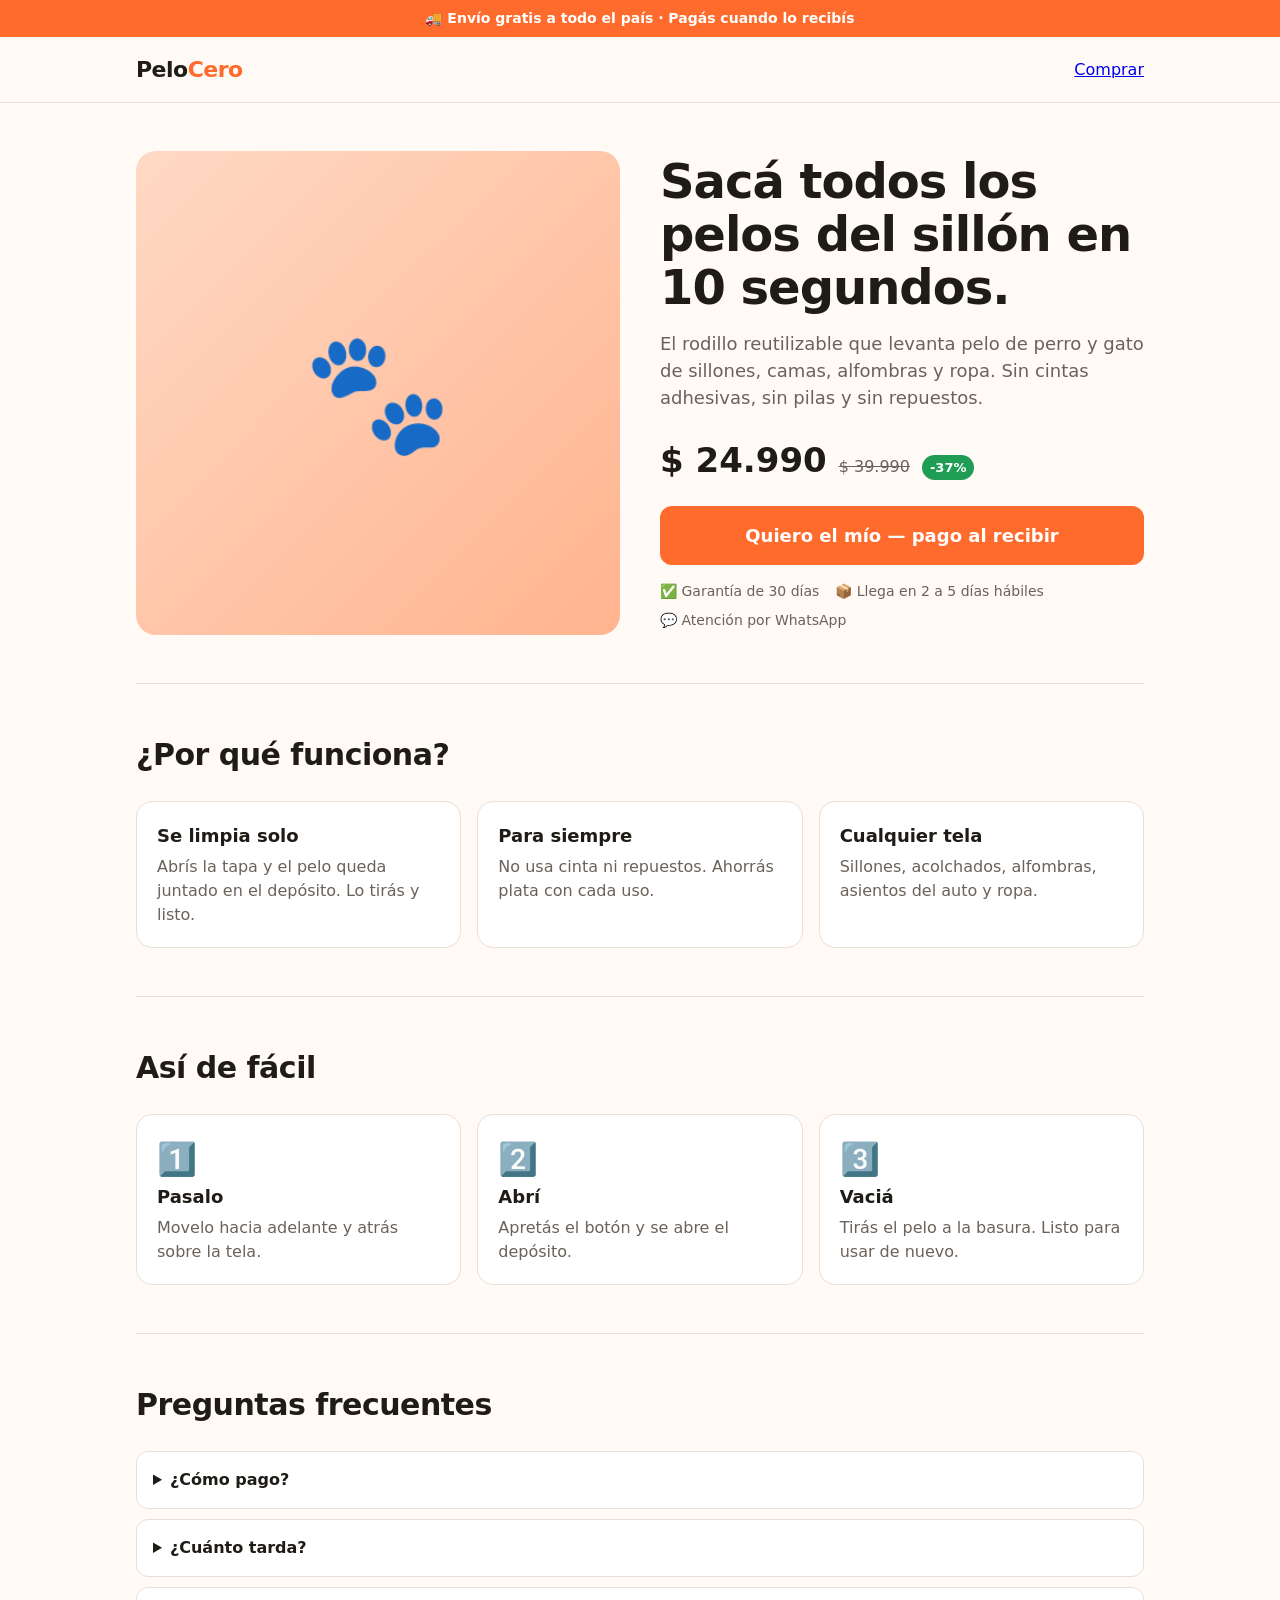
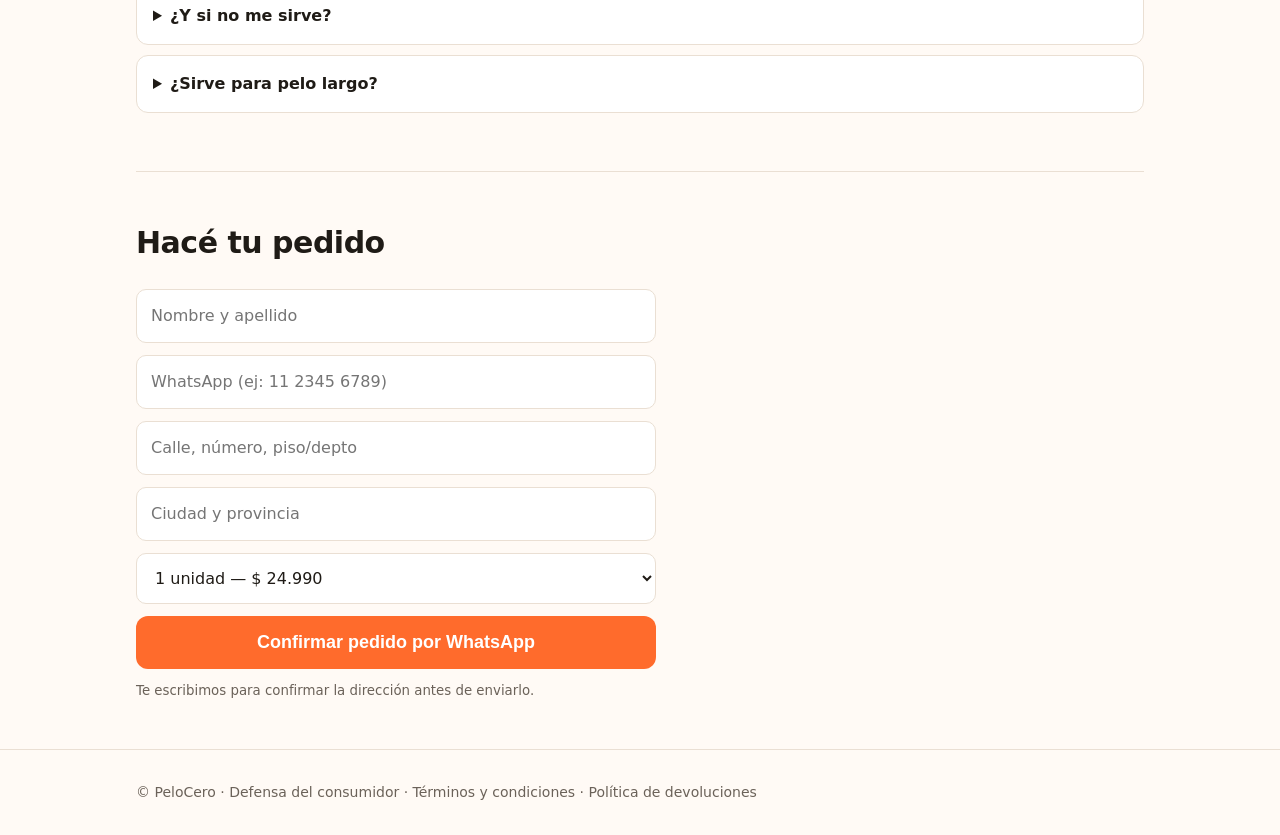
<file: index.html>
<!doctype html>
<html lang="es">
<head>
<meta charset="utf-8">
<meta name="viewport" content="width=device-width, initial-scale=1">
<title>PeloCero — Adiós a los pelos de mascota</title>
<meta name="description" content="Rodillo reutilizable que quita pelos de perro y gato de sillones, camas y ropa. Sin repuestos, sin pilas. Pagás al recibir.">
<style>
  :root{
    --bg:#fffaf5; --fg:#1f1b16; --muted:#6b6259; --card:#ffffff;
    --accent:#ff6b2c; --accent-fg:#ffffff; --line:#eadfd3; --ok:#1f9d55;
  }
  @media (prefers-color-scheme: dark){
    :root{ --bg:#16130f; --fg:#f5efe8; --muted:#b3a89c; --card:#211c17; --line:#3a322a; }
  }
  *{box-sizing:border-box}
  body{margin:0;font-family:system-ui,-apple-system,"Segoe UI",Roboto,sans-serif;background:var(--bg);color:var(--fg);line-height:1.5}
  .wrap{max-width:1040px;margin:0 auto;padding:0 16px}
  .bar{background:var(--accent);color:var(--accent-fg);text-align:center;font-size:14px;padding:8px 16px;font-weight:600}
  header{padding:16px 0;border-bottom:1px solid var(--line)}
  header .wrap{display:flex;justify-content:space-between;align-items:center}
  .logo{font-weight:800;font-size:22px;letter-spacing:-.5px}
  .logo span{color:var(--accent)}
  .hero{display:grid;grid-template-columns:1fr 1fr;gap:40px;align-items:center;padding:48px 0}
  .hero h1{font-size:clamp(30px,5vw,48px);line-height:1.1;margin:0 0 16px;letter-spacing:-1px}
  .hero p{color:var(--muted);font-size:18px;margin:0 0 24px}
  .media{aspect-ratio:1/1;border-radius:20px;background:linear-gradient(135deg,#ffd9c4,#ffb48f);display:grid;place-items:center;font-size:120px}
  .price{display:flex;gap:12px;align-items:baseline;margin-bottom:20px}
  .price .now{font-size:34px;font-weight:800}
  .price .old{color:var(--muted);text-decoration:line-through}
  .price .off{background:var(--ok);color:#fff;font-size:13px;font-weight:700;padding:3px 8px;border-radius:999px}
  .btn{display:inline-block;background:var(--accent);color:var(--accent-fg);font-weight:700;font-size:18px;padding:16px 28px;border-radius:12px;text-decoration:none;border:0;cursor:pointer;width:100%;text-align:center}
  .btn:hover{filter:brightness(1.05)}
  .trust{display:flex;flex-wrap:wrap;gap:8px 16px;margin-top:16px;color:var(--muted);font-size:14px}
  section{padding:48px 0;border-top:1px solid var(--line)}
  h2{font-size:30px;margin:0 0 24px;letter-spacing:-.5px}
  .grid{display:grid;grid-template-columns:repeat(3,1fr);gap:16px}
  .card{background:var(--card);border:1px solid var(--line);border-radius:16px;padding:20px}
  .card b{display:block;font-size:18px;margin-bottom:6px}
  .card p{margin:0;color:var(--muted)}
  .step{font-size:32px}
  details{background:var(--card);border:1px solid var(--line);border-radius:12px;padding:16px;margin-bottom:10px}
  summary{font-weight:700;cursor:pointer}
  details p{color:var(--muted);margin:10px 0 0}
  form{display:grid;gap:12px;max-width:520px}
  input,select{font:inherit;padding:14px;border-radius:10px;border:1px solid var(--line);background:var(--card);color:var(--fg)}
  footer{padding:32px 0;color:var(--muted);font-size:14px;border-top:1px solid var(--line)}
  .sticky{position:fixed;left:0;right:0;bottom:0;padding:10px 16px;background:var(--bg);border-top:1px solid var(--line);display:none}
  @media (max-width:760px){
    .hero{grid-template-columns:1fr;padding:24px 0;gap:24px}
    .grid{grid-template-columns:1fr}
    .sticky{display:block}
    body{padding-bottom:80px}
  }
</style>
</head>
<body>
<div class="bar">🚚 Envío gratis a todo el país · Pagás cuando lo recibís</div>
<header><div class="wrap"><div class="logo">Pelo<span>Cero</span></div><a href="#pedido">Comprar</a></div></header>

<main class="wrap">
  <div class="hero">
    <div class="media" role="img" aria-label="Foto del producto (reemplazar por foto o video real)">🐾</div>
    <div>
      <h1>Sacá todos los pelos del sillón en 10 segundos.</h1>
      <p>El rodillo reutilizable que levanta pelo de perro y gato de sillones, camas, alfombras y ropa. Sin cintas adhesivas, sin pilas y sin repuestos.</p>
      <div class="price">
        <span class="now" id="precio">$ 24.990</span>
        <span class="old">$ 39.990</span>
        <span class="off">-37%</span>
      </div>
      <a class="btn" href="#pedido">Quiero el mío — pago al recibir</a>
      <div class="trust"><span>✅ Garantía de 30 días</span><span>📦 Llega en 2 a 5 días hábiles</span><span>💬 Atención por WhatsApp</span></div>
    </div>
  </div>

  <section>
    <h2>¿Por qué funciona?</h2>
    <div class="grid">
      <div class="card"><b>Se limpia solo</b><p>Abrís la tapa y el pelo queda juntado en el depósito. Lo tirás y listo.</p></div>
      <div class="card"><b>Para siempre</b><p>No usa cinta ni repuestos. Ahorrás plata con cada uso.</p></div>
      <div class="card"><b>Cualquier tela</b><p>Sillones, acolchados, alfombras, asientos del auto y ropa.</p></div>
    </div>
  </section>

  <section>
    <h2>Así de fácil</h2>
    <div class="grid">
      <div class="card"><div class="step">1️⃣</div><b>Pasalo</b><p>Movelo hacia adelante y atrás sobre la tela.</p></div>
      <div class="card"><div class="step">2️⃣</div><b>Abrí</b><p>Apretás el botón y se abre el depósito.</p></div>
      <div class="card"><div class="step">3️⃣</div><b>Vaciá</b><p>Tirás el pelo a la basura. Listo para usar de nuevo.</p></div>
    </div>
  </section>

  <section>
    <h2>Preguntas frecuentes</h2>
    <details><summary>¿Cómo pago?</summary><p>En efectivo cuando el correo te lo entrega. No pagás nada por adelantado.</p></details>
    <details><summary>¿Cuánto tarda?</summary><p>Entre 2 y 5 días hábiles en ciudades grandes. En el interior puede tardar un poco más.</p></details>
    <details><summary>¿Y si no me sirve?</summary><p>Tenés 30 días para devolverlo. Escribinos por WhatsApp y lo resolvemos.</p></details>
    <details><summary>¿Sirve para pelo largo?</summary><p>Sí, funciona con pelo corto y largo de perros y gatos.</p></details>
  </section>

  <section id="pedido">
    <h2>Hacé tu pedido</h2>
    <form id="form">
      <input name="nombre" placeholder="Nombre y apellido" required autocomplete="name">
      <input name="telefono" placeholder="WhatsApp (ej: 11 2345 6789)" required inputmode="tel" autocomplete="tel">
      <input name="direccion" placeholder="Calle, número, piso/depto" required autocomplete="street-address">
      <input name="ciudad" placeholder="Ciudad y provincia" required>
      <select name="cantidad" id="cantidad">
        <option value="1">1 unidad — $ 24.990</option>
        <option value="2">2 unidades — $ 39.990 (ahorrás $ 9.990)</option>
      </select>
      <button class="btn" type="submit">Confirmar pedido por WhatsApp</button>
      <small style="color:var(--muted)">Te escribimos para confirmar la dirección antes de enviarlo.</small>
    </form>
  </section>
</main>

<footer><div class="wrap">© PeloCero · Defensa del consumidor · Términos y condiciones · Política de devoluciones</div></footer>
<div class="sticky"><a class="btn" href="#pedido">Comprar — pago al recibir</a></div>

<script>
  // Reemplazá por tu número de WhatsApp con código de país, sin "+" ni espacios.
  const WHATSAPP = "5491100000000";
  document.getElementById("form").addEventListener("submit", e => {
    e.preventDefault();
    const d = Object.fromEntries(new FormData(e.target));
    const msg = `¡Hola! Quiero hacer un pedido de PeloCero:%0A` +
      `• Cantidad: ${d.cantidad}%0A• Nombre: ${encodeURIComponent(d.nombre)}%0A` +
      `• Tel: ${encodeURIComponent(d.telefono)}%0A• Dirección: ${encodeURIComponent(d.direccion)}%0A` +
      `• Ciudad: ${encodeURIComponent(d.ciudad)}`;
    window.open(`https://wa.me/${WHATSAPP}?text=${msg}`, "_blank");
  });
</script>
</body>
</html>
</file>
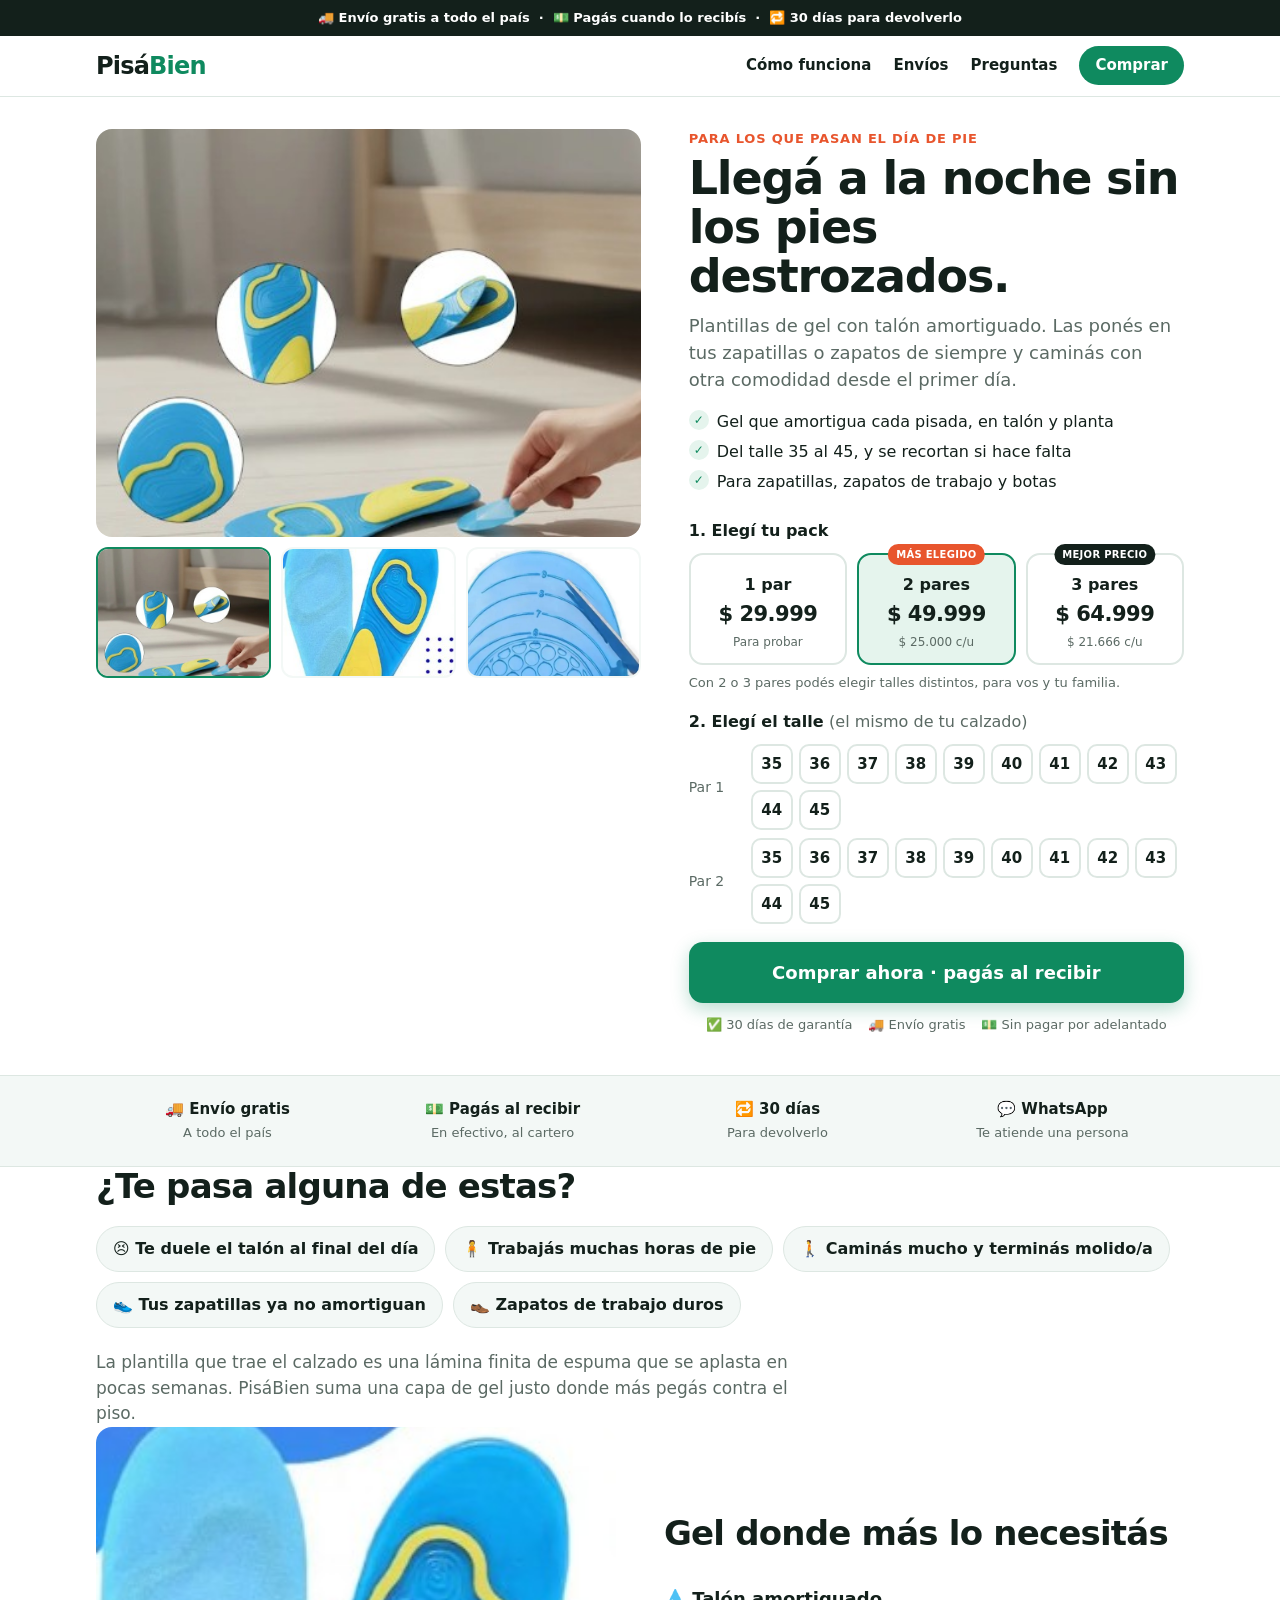
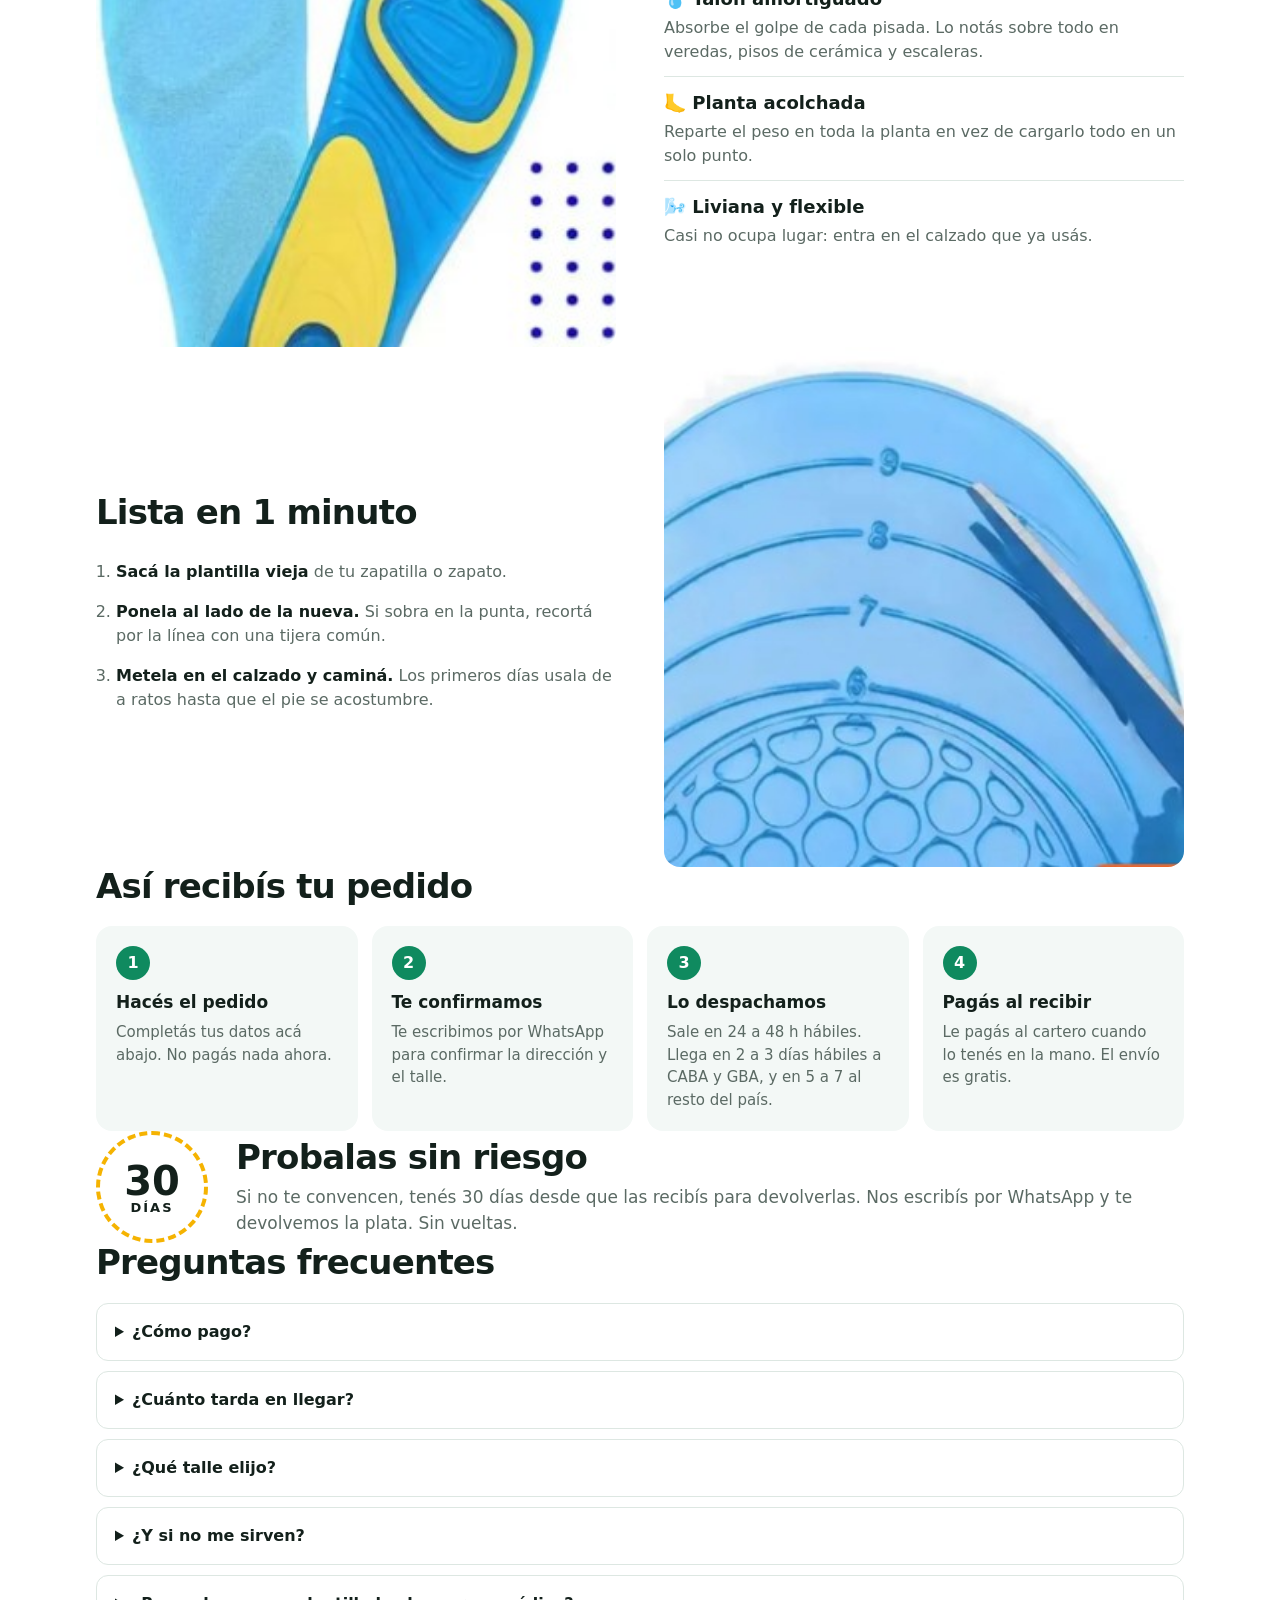
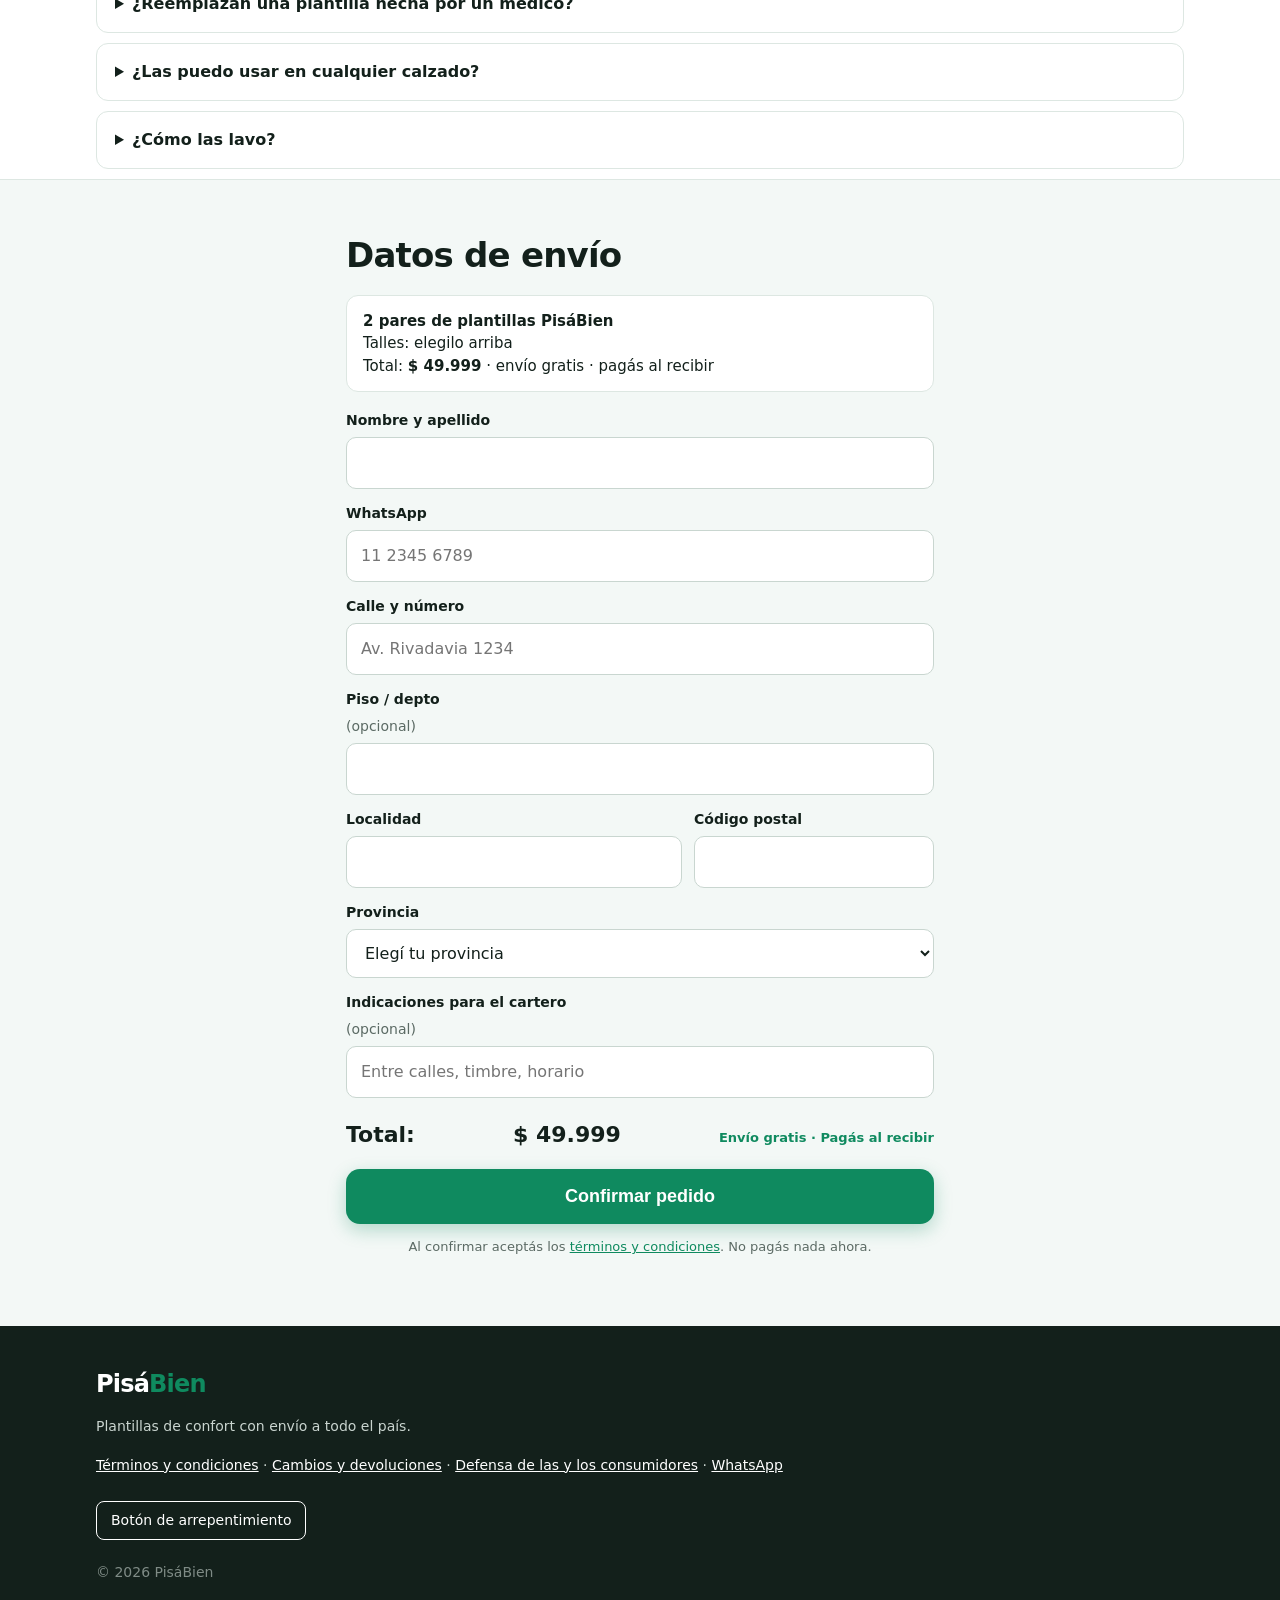
<file: pisabien/index.html>
<!doctype html>
<html lang="es-AR">
<head>
<meta charset="utf-8">
<meta name="viewport" content="width=device-width, initial-scale=1">
<title>PisáBien · Plantillas de gel para caminar cómodo todo el día</title>
<meta name="description" content="Plantillas de gel con talón amortiguado, del talle 35 al 45. Envío gratis a todo el país y pagás cuando lo recibís.">
<meta property="og:title" content="PisáBien · Llegá a la noche sin los pies destrozados">
<meta property="og:description" content="Plantillas de gel con talón amortiguado. Envío gratis y pagás al recibir.">
<meta property="og:image" content="https://pisabien.vercel.app/img/plantilla-uso.jpg">
<meta property="og:type" content="website">
<meta name="theme-color" content="#0f8a5f">
<link rel="icon" href="data:image/svg+xml,%3Csvg xmlns='http://www.w3.org/2000/svg' viewBox='0 0 100 100'%3E%3Crect width='100' height='100' rx='22' fill='%230f8a5f'/%3E%3Cpath d='M50 14c16 0 22 14 22 30 0 13-4 20-4 31 0 11-7 21-18 21s-17-10-17-21c0-12 3-18 3-31 0-17 0-30 14-30z' fill='%23fff'/%3E%3C/svg%3E">
<link rel="stylesheet" href="estilos.css">
</head>
<body>
<div class="bar"><div class="ticker">🚚 Envío gratis a todo el país &nbsp;·&nbsp; 💵 Pagás cuando lo recibís &nbsp;·&nbsp; 🔁 30 días para devolverlo</div></div>
<header class="top"><div class="wrap">
  <a class="logo" href="#">Pisá<span>Bien</span></a>
  <nav><a href="#como">Cómo funciona</a><a href="#envios">Envíos</a><a href="#faq">Preguntas</a><a class="cta-mini" href="#comprar">Comprar</a></nav>
</div></header>

<main>
  <section class="hero wrap" id="comprar">
    <div class="gallery">
      <div class="main-img"><img id="foto" src="img/plantilla-uso.jpg" alt="Plantillas PisáBien de gel con talón amortiguado" width="438" height="328"></div>
      <div class="thumbs">
        <button type="button" class="on" data-src="img/plantilla-uso.jpg"><img src="img/plantilla-uso.jpg" alt="Plantilla en uso"></button>
        <button type="button" data-src="img/plantilla-gel.jpg"><img src="img/plantilla-gel.jpg" alt="Detalle del gel en talón y planta"></button>
        <button type="button" data-src="img/plantilla-recorte.jpg"><img src="img/plantilla-recorte.jpg" alt="Líneas para recortar a tu talle"></button>
      </div>
    </div>

    <div class="buy">
      <div class="kicker">Para los que pasan el día de pie</div>
      <h1>Llegá a la noche sin los pies destrozados.</h1>
      <p class="sub">Plantillas de gel con talón amortiguado. Las ponés en tus zapatillas o zapatos de siempre y caminás con otra comodidad desde el primer día.</p>
      <ul class="checks">
        <li>Gel que amortigua cada pisada, en talón y planta</li>
        <li>Del talle 35 al 45, y se recortan si hace falta</li>
        <li>Para zapatillas, zapatos de trabajo y botas</li>
      </ul>

      <form id="f" novalidate>
        <div class="label">1. Elegí tu pack</div>
        <div class="packs">
          <label class="pack"><input type="radio" name="pack" value="1" data-precio="29999"><b>1 par</b><span class="p">$ 29.999</span><span class="s">Para probar</span></label>
          <label class="pack"><span class="tag">MÁS ELEGIDO</span><input type="radio" name="pack" value="2" data-precio="49999" checked><b>2 pares</b><span class="p">$ 49.999</span><span class="s">$ 25.000 c/u</span></label>
          <label class="pack"><span class="tag alt">MEJOR PRECIO</span><input type="radio" name="pack" value="3" data-precio="64999"><b>3 pares</b><span class="p">$ 64.999</span><span class="s">$ 21.666 c/u</span></label>
        </div>
        <p class="hint">Con 2 o 3 pares podés elegir talles distintos, para vos y tu familia.</p>

        <div class="label">2. Elegí el talle <span class="muted">(el mismo de tu calzado)</span></div>
        <div id="talles"></div>

        <a class="btn" id="seguir" href="#datos">Comprar ahora · pagás al recibir</a>
        <div class="trust">
          <span>✅ 30 días de garantía</span><span>🚚 Envío gratis</span><span>💵 Sin pagar por adelantado</span>
        </div>
      </form>
    </div>
  </section>

  <section class="strip">
    <div class="wrap grid4">
      <div><b>🚚 Envío gratis</b><span>A todo el país</span></div>
      <div><b>💵 Pagás al recibir</b><span>En efectivo, al cartero</span></div>
      <div><b>🔁 30 días</b><span>Para devolverlo</span></div>
      <div><b>💬 WhatsApp</b><span>Te atiende una persona</span></div>
    </div>
  </section>

  <section class="wrap">
    <h2>¿Te pasa alguna de estas?</h2>
    <div class="pains">
      <span>😣 Te duele el talón al final del día</span>
      <span>🧍 Trabajás muchas horas de pie</span>
      <span>🚶 Caminás mucho y terminás molido/a</span>
      <span>👟 Tus zapatillas ya no amortiguan</span>
      <span>👞 Zapatos de trabajo duros</span>
    </div>
    <p class="lead">La plantilla que trae el calzado es una lámina finita de espuma que se aplasta en pocas semanas. PisáBien suma una capa de gel justo donde más pegás contra el piso.</p>
  </section>

  <section class="wrap split">
    <img src="img/plantilla-gel.jpg" alt="Zonas de gel en talón y planta" loading="lazy">
    <div>
      <h2>Gel donde más lo necesitás</h2>
      <div class="feat"><b>💧 Talón amortiguado</b><p>Absorbe el golpe de cada pisada. Lo notás sobre todo en veredas, pisos de cerámica y escaleras.</p></div>
      <div class="feat"><b>🦶 Planta acolchada</b><p>Reparte el peso en toda la planta en vez de cargarlo todo en un solo punto.</p></div>
      <div class="feat"><b>🌬️ Liviana y flexible</b><p>Casi no ocupa lugar: entra en el calzado que ya usás.</p></div>
    </div>
  </section>

  <section class="wrap split rev" id="como">
    <img src="img/plantilla-recorte.jpg" alt="Líneas de recorte de la plantilla" loading="lazy">
    <div>
      <h2>Lista en 1 minuto</h2>
      <ol class="steps">
        <li><b>Sacá la plantilla vieja</b> de tu zapatilla o zapato.</li>
        <li><b>Ponela al lado de la nueva.</b> Si sobra en la punta, recortá por la línea con una tijera común.</li>
        <li><b>Metela en el calzado y caminá.</b> Los primeros días usala de a ratos hasta que el pie se acostumbre.</li>
      </ol>
    </div>
  </section>

  <section class="wrap" id="envios">
    <h2>Así recibís tu pedido</h2>
    <div class="timeline">
      <div><span>1</span><b>Hacés el pedido</b><p>Completás tus datos acá abajo. No pagás nada ahora.</p></div>
      <div><span>2</span><b>Te confirmamos</b><p>Te escribimos por WhatsApp para confirmar la dirección y el talle.</p></div>
      <div><span>3</span><b>Lo despachamos</b><p>Sale en 24 a 48 h hábiles. Llega en 2 a 3 días hábiles a CABA y GBA, y en 5 a 7 al resto del país.</p></div>
      <div><span>4</span><b>Pagás al recibir</b><p>Le pagás al cartero cuando lo tenés en la mano. El envío es gratis.</p></div>
    </div>
  </section>

  <section class="wrap guarantee">
    <div class="seal">30<small>DÍAS</small></div>
    <div>
      <h2>Probalas sin riesgo</h2>
      <p>Si no te convencen, tenés 30 días desde que las recibís para devolverlas. Nos escribís por WhatsApp y te devolvemos la plata. Sin vueltas.</p>
    </div>
  </section>

  <section class="wrap" id="faq">
    <h2>Preguntas frecuentes</h2>
    <details><summary>¿Cómo pago?</summary><p>En efectivo cuando el correo te lo entrega. No pagás nada por adelantado. Si vivís en una zona donde el correo no cobra al recibir, te escribimos para coordinar el pago por transferencia.</p></details>
    <details><summary>¿Cuánto tarda en llegar?</summary><p>Despachamos en 24 a 48 h hábiles. Llega en 2 a 3 días hábiles a CABA y GBA, y en 5 a 7 al resto del país.</p></details>
    <details><summary>¿Qué talle elijo?</summary><p>El mismo que usás de calzado. Vienen del 35 al 45. Si te queda justa en la punta, la recortás con una tijera por las líneas marcadas.</p></details>
    <details><summary>¿Y si no me sirven?</summary><p>Tenés 30 días desde que las recibís. Escribinos por WhatsApp y te devolvemos la plata. También podés usar el botón de arrepentimiento al pie de la página.</p></details>
    <details><summary>¿Reemplazan una plantilla hecha por un médico?</summary><p>No. Son plantillas de confort para el día a día. Si tenés un dolor fuerte o que no se va, consultá con un profesional.</p></details>
    <details><summary>¿Las puedo usar en cualquier calzado?</summary><p>Sí, en zapatillas, zapatos cerrados y botas. En sandalias abiertas no.</p></details>
    <details><summary>¿Cómo las lavo?</summary><p>Con un trapo húmedo y jabón neutro. Dejalas secar a la sombra antes de volver a usarlas.</p></details>
  </section>

  <section class="checkout" id="datos">
    <div class="wrap narrow">
      <h2>Datos de envío</h2>
      <div class="resumen" id="resumen"></div>
      <div class="fields">
        <label>Nombre y apellido<input form="f" type="text" name="nombre" required autocomplete="name"></label>
        <label>WhatsApp<input form="f" type="tel" name="telefono" required autocomplete="tel" inputmode="tel" placeholder="11 2345 6789"></label>
        <label>Calle y número<input form="f" type="text" name="direccion" required autocomplete="street-address" placeholder="Av. Rivadavia 1234"></label>
        <label>Piso / depto <span class="muted">(opcional)</span><input form="f" type="text" name="depto" autocomplete="address-line2"></label>
        <div class="two">
          <label>Localidad<input form="f" type="text" name="ciudad" required autocomplete="address-level2"></label>
          <label>Código postal<input form="f" type="text" name="cp" required inputmode="numeric" autocomplete="postal-code" maxlength="8"></label>
        </div>
        <label>Provincia
          <select form="f" name="provincia" required>
            <option value="">Elegí tu provincia</option>
            <option>CABA</option><option>Buenos Aires (GBA)</option><option>Buenos Aires (interior)</option><option>Catamarca</option><option>Chaco</option><option>Chubut</option><option>Córdoba</option><option>Corrientes</option><option>Entre Ríos</option><option>Formosa</option><option>Jujuy</option><option>La Pampa</option><option>La Rioja</option><option>Mendoza</option><option>Misiones</option><option>Neuquén</option><option>Río Negro</option><option>Salta</option><option>San Juan</option><option>San Luis</option><option>Santa Cruz</option><option>Santa Fe</option><option>Santiago del Estero</option><option>Tierra del Fuego</option><option>Tucumán</option>
          </select>
        </label>
        <label>Indicaciones para el cartero <span class="muted">(opcional)</span><input form="f" type="text" name="notas" placeholder="Entre calles, timbre, horario"></label>
      </div>
      <p class="error" id="error" hidden></p>
      <div class="total">Total: <span id="total">$ 49.999</span><small>Envío gratis · Pagás al recibir</small></div>
      <button class="btn" type="submit" form="f" id="enviar">Confirmar pedido</button>
      <p class="note">Al confirmar aceptás los <a href="terminos.html">términos y condiciones</a>. No pagás nada ahora.</p>
    </div>
  </section>
</main>

<div class="gracias" id="gracias" hidden>
  <div class="box">
    <div class="ok">✓</div>
    <h2>¡Ya casi está!</h2>
    <p>Tu pedido es el <b id="numero"></b>.</p>
    <div class="resumen" id="resumen2"></div>
    <p><b>Último paso:</b> tocá el botón para mandarnos el pedido por WhatsApp. Ya va escrito, solo tenés que enviarlo. Ahí te confirmamos el despacho.</p>
    <a class="btn wa" id="wa" target="_blank" rel="noopener">Enviar pedido por WhatsApp</a>
    <button type="button" class="link" id="cerrar">Volver a la tienda</button>
  </div>
</div>

<footer><div class="wrap">
  <div class="logo">Pisá<span>Bien</span></div>
  <p>Plantillas de confort con envío a todo el país.</p>
  <p class="links">
    <a href="terminos.html">Términos y condiciones</a> ·
    <a href="devoluciones.html">Cambios y devoluciones</a> ·
    <a href="https://www.argentina.gob.ar/produccion/defensadelconsumidor/formulario" target="_blank" rel="noopener">Defensa de las y los consumidores</a> ·
    <a href="https://wa.me/5491169490396" target="_blank" rel="noopener">WhatsApp</a>
  </p>
  <a class="regret" href="devoluciones.html#arrepentimiento">Botón de arrepentimiento</a>
  <p class="copy">© 2026 PisáBien</p>
</div></footer>

<div class="sticky" id="sticky"><a class="btn" href="#comprar">Comprar · pagás al recibir</a></div>

<script src="tienda.js"></script>
</body>
</html>
</file>
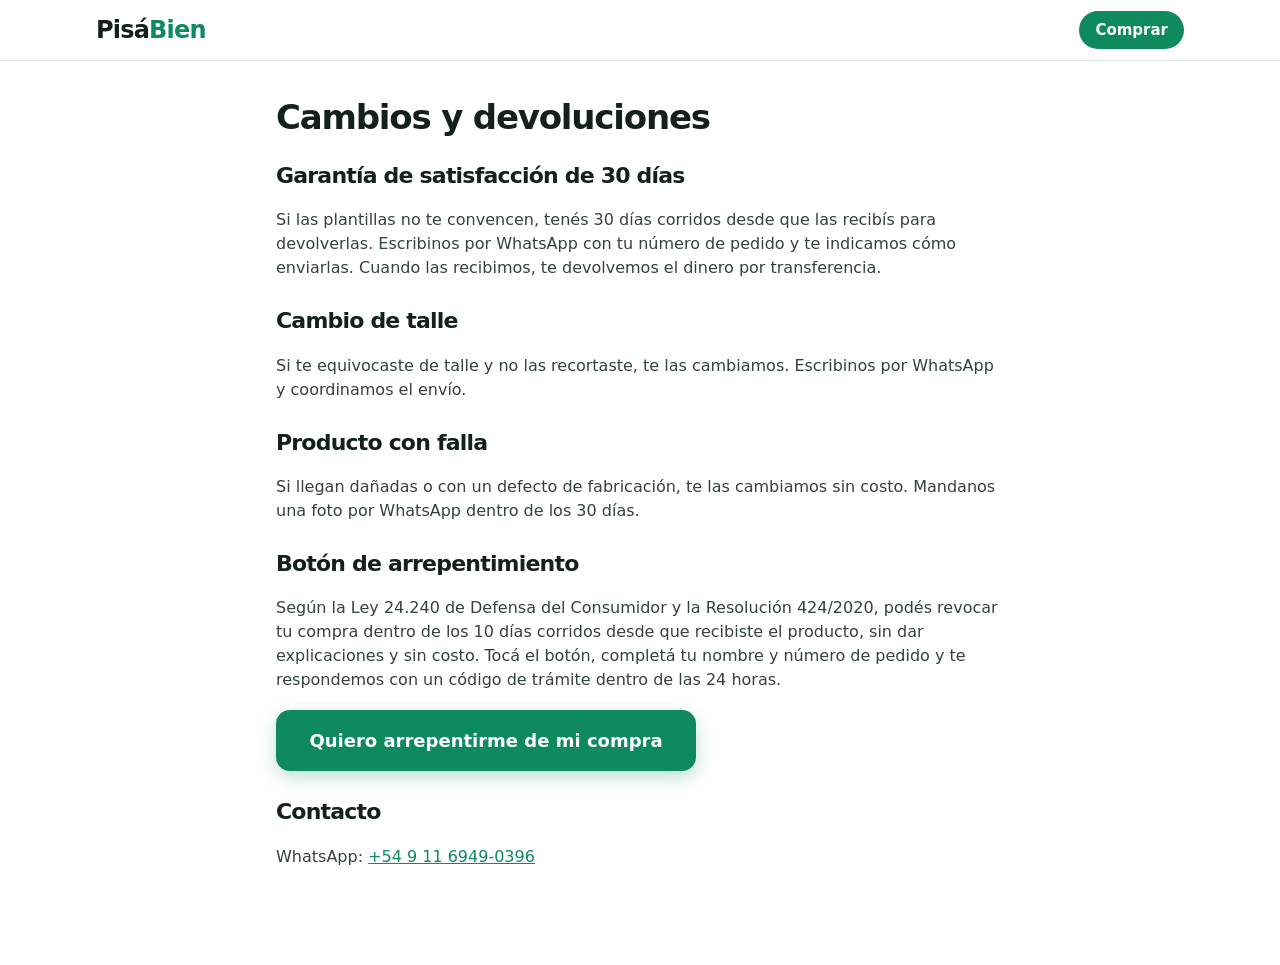
<file: pisabien/devoluciones.html>
<!doctype html>
<html lang="es-AR">
<head>
<meta charset="utf-8">
<meta name="viewport" content="width=device-width, initial-scale=1">
<title>Cambios y devoluciones · PisáBien</title>
<link rel="stylesheet" href="estilos.css">
</head>
<body>
<header class="top"><div class="wrap"><a class="logo" href="./">Pisá<span>Bien</span></a><nav><a class="cta-mini" href="./#comprar">Comprar</a></nav></div></header>
<main class="legal wrap">
  <h1>Cambios y devoluciones</h1>

  <h2>Garantía de satisfacción de 30 días</h2>
  <p>Si las plantillas no te convencen, tenés 30 días corridos desde que las recibís para devolverlas. Escribinos por WhatsApp con tu número de pedido y te indicamos cómo enviarlas. Cuando las recibimos, te devolvemos el dinero por transferencia.</p>

  <h2>Cambio de talle</h2>
  <p>Si te equivocaste de talle y no las recortaste, te las cambiamos. Escribinos por WhatsApp y coordinamos el envío.</p>

  <h2>Producto con falla</h2>
  <p>Si llegan dañadas o con un defecto de fabricación, te las cambiamos sin costo. Mandanos una foto por WhatsApp dentro de los 30 días.</p>

  <h2 id="arrepentimiento">Botón de arrepentimiento</h2>
  <p>Según la Ley 24.240 de Defensa del Consumidor y la Resolución 424/2020, podés revocar tu compra dentro de los 10 días corridos desde que recibiste el producto, sin dar explicaciones y sin costo. Tocá el botón, completá tu nombre y número de pedido y te respondemos con un código de trámite dentro de las 24 horas.</p>
  <p><a class="btn" style="max-width:420px" href="https://wa.me/5491169490396?text=Hola%2C%20quiero%20arrepentirme%20de%20mi%20compra%20en%20Pis%C3%A1Bien.%20Mi%20nombre%20es%3A%20%20%20N%C3%BAmero%20de%20pedido%3A%20" target="_blank" rel="noopener">Quiero arrepentirme de mi compra</a></p>

  <h2>Contacto</h2>
  <p>WhatsApp: <a href="https://wa.me/5491169490396">+54 9 11 6949-0396</a></p>
</main>
</body>
</html>
</file>
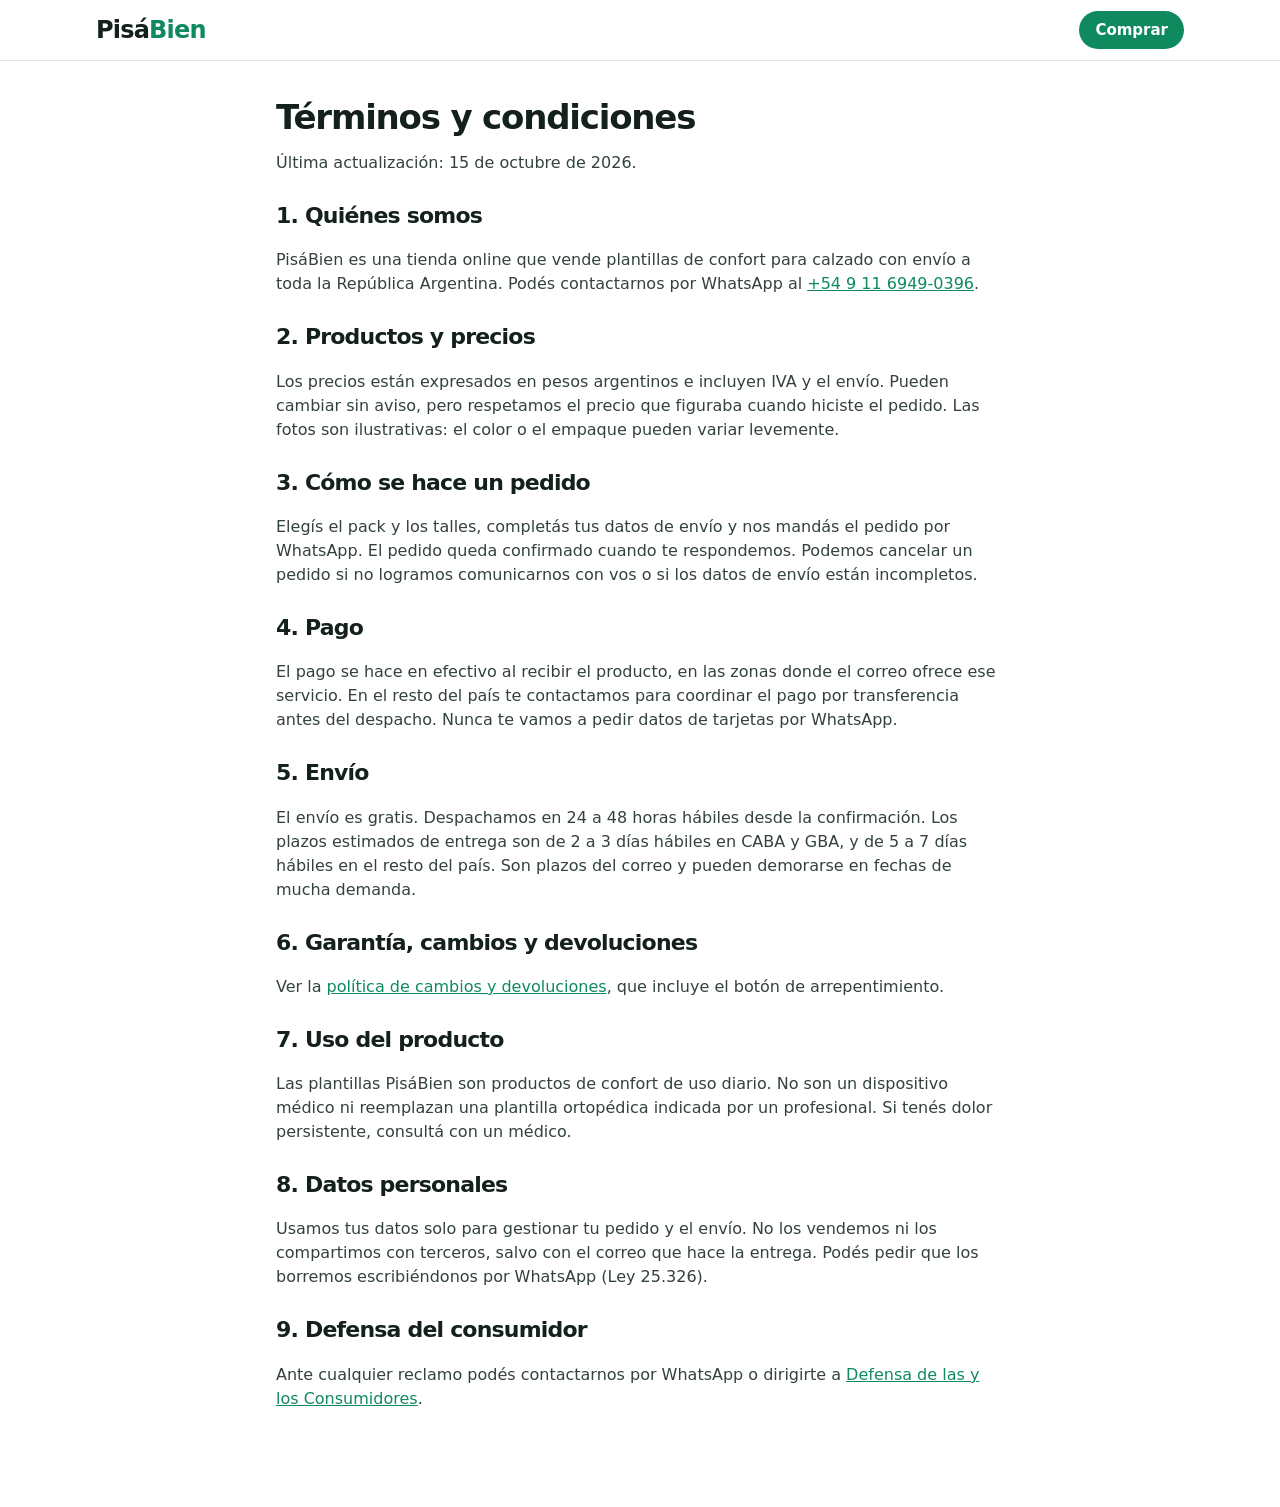
<file: pisabien/terminos.html>
<!doctype html>
<html lang="es-AR">
<head>
<meta charset="utf-8">
<meta name="viewport" content="width=device-width, initial-scale=1">
<title>Términos y condiciones · PisáBien</title>
<link rel="stylesheet" href="estilos.css">
</head>
<body>
<header class="top"><div class="wrap"><a class="logo" href="./">Pisá<span>Bien</span></a><nav><a class="cta-mini" href="./#comprar">Comprar</a></nav></div></header>
<main class="legal wrap">
  <h1>Términos y condiciones</h1>
  <p>Última actualización: 15 de octubre de 2026.</p>

  <h2>1. Quiénes somos</h2>
  <p>PisáBien es una tienda online que vende plantillas de confort para calzado con envío a toda la República Argentina. Podés contactarnos por WhatsApp al <a href="https://wa.me/5491169490396">+54 9 11 6949-0396</a>.</p>

  <h2>2. Productos y precios</h2>
  <p>Los precios están expresados en pesos argentinos e incluyen IVA y el envío. Pueden cambiar sin aviso, pero respetamos el precio que figuraba cuando hiciste el pedido. Las fotos son ilustrativas: el color o el empaque pueden variar levemente.</p>

  <h2>3. Cómo se hace un pedido</h2>
  <p>Elegís el pack y los talles, completás tus datos de envío y nos mandás el pedido por WhatsApp. El pedido queda confirmado cuando te respondemos. Podemos cancelar un pedido si no logramos comunicarnos con vos o si los datos de envío están incompletos.</p>

  <h2>4. Pago</h2>
  <p>El pago se hace en efectivo al recibir el producto, en las zonas donde el correo ofrece ese servicio. En el resto del país te contactamos para coordinar el pago por transferencia antes del despacho. Nunca te vamos a pedir datos de tarjetas por WhatsApp.</p>

  <h2>5. Envío</h2>
  <p>El envío es gratis. Despachamos en 24 a 48 horas hábiles desde la confirmación. Los plazos estimados de entrega son de 2 a 3 días hábiles en CABA y GBA, y de 5 a 7 días hábiles en el resto del país. Son plazos del correo y pueden demorarse en fechas de mucha demanda.</p>

  <h2>6. Garantía, cambios y devoluciones</h2>
  <p>Ver la <a href="devoluciones.html">política de cambios y devoluciones</a>, que incluye el botón de arrepentimiento.</p>

  <h2>7. Uso del producto</h2>
  <p>Las plantillas PisáBien son productos de confort de uso diario. No son un dispositivo médico ni reemplazan una plantilla ortopédica indicada por un profesional. Si tenés dolor persistente, consultá con un médico.</p>

  <h2>8. Datos personales</h2>
  <p>Usamos tus datos solo para gestionar tu pedido y el envío. No los vendemos ni los compartimos con terceros, salvo con el correo que hace la entrega. Podés pedir que los borremos escribiéndonos por WhatsApp (Ley 25.326).</p>

  <h2>9. Defensa del consumidor</h2>
  <p>Ante cualquier reclamo podés contactarnos por WhatsApp o dirigirte a <a href="https://www.argentina.gob.ar/produccion/defensadelconsumidor/formulario" target="_blank" rel="noopener">Defensa de las y los Consumidores</a>.</p>
</main>
</body>
</html>
</file>
<file: pisabien/estilos.css>
:root{
  --bg:#ffffff; --bg2:#f3f8f6; --fg:#13201b; --muted:#5b6a64; --line:#dde7e2;
  --accent:#0f8a5f; --accent-dark:#0b6e4b; --soft:#e5f4ed; --hot:#e8552d; --gold:#f5b301;
  --radius:16px;
}
*{box-sizing:border-box}
html{scroll-behavior:smooth}
body{margin:0;font-family:system-ui,-apple-system,"Segoe UI",Roboto,sans-serif;background:var(--bg);color:var(--fg);line-height:1.5;-webkit-font-smoothing:antialiased}
img{max-width:100%;display:block}
a{color:var(--accent)}
.wrap{max-width:1120px;margin:0 auto;padding:0 16px}
.narrow{max-width:620px}
.muted{color:var(--muted);font-weight:400}

.bar{background:var(--fg);color:#fff;font-size:13px;font-weight:600;text-align:center;padding:8px 12px}
.top{position:sticky;top:0;z-index:10;background:rgba(255,255,255,.94);backdrop-filter:blur(8px);border-bottom:1px solid var(--line)}
.top .wrap{display:flex;justify-content:space-between;align-items:center;height:60px}
.logo{font-weight:900;font-size:24px;letter-spacing:-.8px;color:var(--fg);text-decoration:none}
.logo span{color:var(--accent)}
nav{display:flex;gap:22px;align-items:center}
nav a{color:var(--fg);text-decoration:none;font-weight:600;font-size:15px}
nav .cta-mini{background:var(--accent);color:#fff;padding:8px 16px;border-radius:999px}

.hero{display:grid;grid-template-columns:1.1fr 1fr;gap:48px;padding-top:32px;padding-bottom:40px;align-items:start}
.gallery{position:sticky;top:84px}
.main-img{background:var(--bg2);border-radius:var(--radius);overflow:hidden;aspect-ratio:4/3}
.main-img img{width:100%;height:100%;object-fit:cover}
.thumbs{display:grid;grid-template-columns:repeat(3,1fr);gap:10px;margin-top:10px}
.thumbs button{padding:0;border:2px solid transparent;border-radius:12px;overflow:hidden;cursor:pointer;background:var(--bg2);aspect-ratio:4/3}
.thumbs button.on{border-color:var(--accent)}
.thumbs img{width:100%;height:100%;object-fit:cover}

.kicker{color:var(--hot);font-weight:800;font-size:13px;text-transform:uppercase;letter-spacing:.8px}
h1{font-size:clamp(30px,4.6vw,46px);line-height:1.06;letter-spacing:-1.2px;margin:6px 0 12px}
.sub{color:var(--muted);font-size:18px;margin:0 0 14px}
.checks{list-style:none;padding:0;margin:0 0 22px}
.checks li{padding:3px 0 3px 28px;position:relative}
.checks li::before{content:"✓";position:absolute;left:0;top:3px;width:20px;height:20px;border-radius:50%;background:var(--soft);color:var(--accent);font-weight:900;font-size:12px;display:grid;place-items:center}

.label{font-weight:800;margin:0 0 10px}
.packs{display:grid;grid-template-columns:repeat(3,1fr);gap:10px}
.pack{position:relative;display:flex;flex-direction:column;align-items:center;gap:2px;border:2px solid var(--line);border-radius:14px;padding:18px 8px 12px;cursor:pointer;text-align:center;transition:border-color .15s,background .15s}
.pack input{position:absolute;opacity:0;pointer-events:none}
.pack:has(input:checked){border-color:var(--accent);background:var(--soft)}
.pack b{font-size:16px}
.pack .p{font-size:21px;font-weight:900;letter-spacing:-.5px}
.pack .s{font-size:12px;color:var(--muted)}
.tag{position:absolute;top:-11px;left:50%;transform:translateX(-50%);background:var(--hot);color:#fff;font-size:10px;font-weight:900;padding:3px 8px;border-radius:999px;white-space:nowrap;letter-spacing:.3px}
.tag.alt{background:var(--fg)}
.hint{color:var(--muted);font-size:13px;margin:8px 0 18px}
.talle-row{display:flex;align-items:center;gap:10px;margin-bottom:8px}
.talle-row span{font-size:14px;color:var(--muted);min-width:52px}
.talles{display:flex;flex-wrap:wrap;gap:6px}
.talles label{cursor:pointer}
.talles input{position:absolute;opacity:0;pointer-events:none}
.talles i{display:grid;place-items:center;font-style:normal;font-weight:700;width:42px;height:40px;border:2px solid var(--line);border-radius:10px;font-size:15px}
.talles input:checked + i{border-color:var(--accent);background:var(--accent);color:#fff}
.talles input:focus-visible + i{outline:2px solid var(--fg)}

.btn{display:block;width:100%;text-align:center;background:var(--accent);color:#fff;font-weight:900;font-size:18px;padding:17px 20px;border-radius:14px;border:0;cursor:pointer;text-decoration:none;margin-top:18px;box-shadow:0 6px 18px rgba(15,138,95,.28);transition:transform .1s,background .15s}
.btn:hover{background:var(--accent-dark)}
.btn:active{transform:scale(.98)}
.btn[disabled]{opacity:.6;cursor:wait}
.btn.wa{background:#25d366;box-shadow:0 6px 18px rgba(37,211,102,.3)}
.trust{display:flex;flex-wrap:wrap;justify-content:center;gap:4px 16px;margin-top:12px;font-size:13px;color:var(--muted)}

section{padding:56px 0}
h2{font-size:clamp(25px,3.4vw,34px);letter-spacing:-.8px;line-height:1.15;margin:0 0 20px}
.lead{color:var(--muted);font-size:17px;max-width:720px;margin:22px 0 0}
.strip{background:var(--bg2);padding:22px 0;border-top:1px solid var(--line);border-bottom:1px solid var(--line)}
.grid4{display:grid;grid-template-columns:repeat(4,1fr);gap:12px;text-align:center}
.grid4 b{display:block;font-size:15px}
.grid4 span{font-size:13px;color:var(--muted)}
.pains{display:flex;flex-wrap:wrap;gap:10px}
.pains span{background:var(--bg2);border:1px solid var(--line);border-radius:999px;padding:10px 16px;font-weight:600}

.split{display:grid;grid-template-columns:1fr 1fr;gap:48px;align-items:center}
.split img{border-radius:var(--radius);width:100%;aspect-ratio:1/1;object-fit:cover;background:var(--bg2)}
.split.rev img{order:2}
.feat{padding:12px 0;border-bottom:1px solid var(--line)}
.feat:last-child{border:0}
.feat b{font-size:18px}
.feat p{margin:4px 0 0;color:var(--muted)}
.steps{padding-left:20px;margin:0}
.steps li{padding:8px 0;color:var(--muted)}
.steps b{color:var(--fg)}

.timeline{display:grid;grid-template-columns:repeat(4,1fr);gap:14px}
.timeline div{background:var(--bg2);border-radius:var(--radius);padding:20px}
.timeline span{display:grid;place-items:center;width:34px;height:34px;border-radius:50%;background:var(--accent);color:#fff;font-weight:900;margin-bottom:10px}
.timeline b{display:block;font-size:17px}
.timeline p{margin:6px 0 0;color:var(--muted);font-size:15px}

.guarantee{display:flex;gap:28px;align-items:center}
.guarantee p{color:var(--muted);font-size:17px;margin:0}
.guarantee h2{margin-bottom:8px}
.seal{flex:none;width:112px;height:112px;border-radius:50%;border:4px dashed var(--gold);display:grid;place-content:center;text-align:center;font-size:40px;font-weight:900;line-height:1}
.seal small{font-size:13px;letter-spacing:2px}

details{border:1px solid var(--line);border-radius:12px;padding:16px 18px;margin-bottom:10px}
summary{font-weight:800;cursor:pointer}
details p{color:var(--muted);margin:10px 0 0}

.checkout{background:var(--bg2);border-top:1px solid var(--line)}
.resumen{background:#fff;border:1px solid var(--line);border-radius:12px;padding:14px 16px;margin-bottom:18px;font-size:15px}
.resumen b{display:block}
.fields{display:grid;gap:14px}
.fields label{display:grid;gap:6px;font-weight:700;font-size:14px}
.fields input,.fields select{font:inherit;font-weight:400;font-size:16px;padding:13px 14px;border:1px solid #c9d6d0;border-radius:10px;background:#fff;color:var(--fg);width:100%}
.fields input:focus,.fields select:focus{outline:2px solid var(--accent);border-color:var(--accent)}
.fields .bad{border-color:var(--hot);background:#fff5f2}
.two{display:grid;grid-template-columns:1.4fr 1fr;gap:12px}
.total{display:flex;flex-wrap:wrap;align-items:baseline;justify-content:space-between;gap:4px;font-size:22px;font-weight:900;margin-top:20px}
.total small{font-size:13px;font-weight:600;color:var(--accent)}
.note{color:var(--muted);font-size:13px;text-align:center}
.error{color:var(--hot);font-weight:700;margin:14px 0 0}

.gracias{position:fixed;inset:0;z-index:50;background:rgba(10,20,16,.55);display:grid;place-items:center;padding:16px}
.gracias[hidden]{display:none}
.gracias .box{background:#fff;border-radius:20px;padding:28px 22px;max-width:440px;width:100%;text-align:center;max-height:92vh;overflow:auto}
.gracias .ok{width:64px;height:64px;border-radius:50%;background:var(--accent);color:#fff;font-size:34px;font-weight:900;display:grid;place-items:center;margin:0 auto 10px}
.gracias .resumen{text-align:left}
.gracias p{color:var(--muted)}
.link{background:none;border:0;color:var(--muted);text-decoration:underline;margin-top:14px;cursor:pointer;font:inherit}

footer{background:var(--fg);color:#c9d4cf;padding:40px 0 100px;font-size:14px}
footer .logo{color:#fff}
footer a{color:#fff}
footer .links{line-height:2}
.regret{display:inline-block;border:1px solid #fff;padding:8px 14px;border-radius:8px;text-decoration:none;margin:8px 0}
.copy{opacity:.6}

.sticky{position:fixed;left:0;right:0;bottom:0;z-index:20;padding:10px 16px calc(10px + env(safe-area-inset-bottom));background:rgba(255,255,255,.96);border-top:1px solid var(--line);display:none}
.sticky .btn{margin:0;padding:15px}

/* Páginas legales */
.legal{max-width:760px;padding:32px 16px 80px}
.legal h1{font-size:34px}
.legal h2{font-size:22px;margin-top:28px}
.legal p,.legal li{color:#33423c}

@media (max-width:860px){
  nav a:not(.cta-mini){display:none}
  .hero{grid-template-columns:1fr;gap:20px;padding-top:12px}
  .gallery{position:static}
  .split,.timeline{grid-template-columns:1fr}
  .split.rev img{order:0}
  .grid4{grid-template-columns:repeat(2,1fr)}
  .guarantee{flex-direction:column;text-align:center}
  section{padding:40px 0}
  .sticky.show{display:block}
}
@media (max-width:420px){
  .pack{padding:16px 4px 10px}
  .pack .p{font-size:17px}
  .two{grid-template-columns:1fr}
  .talles i{width:38px}
}
</file>
